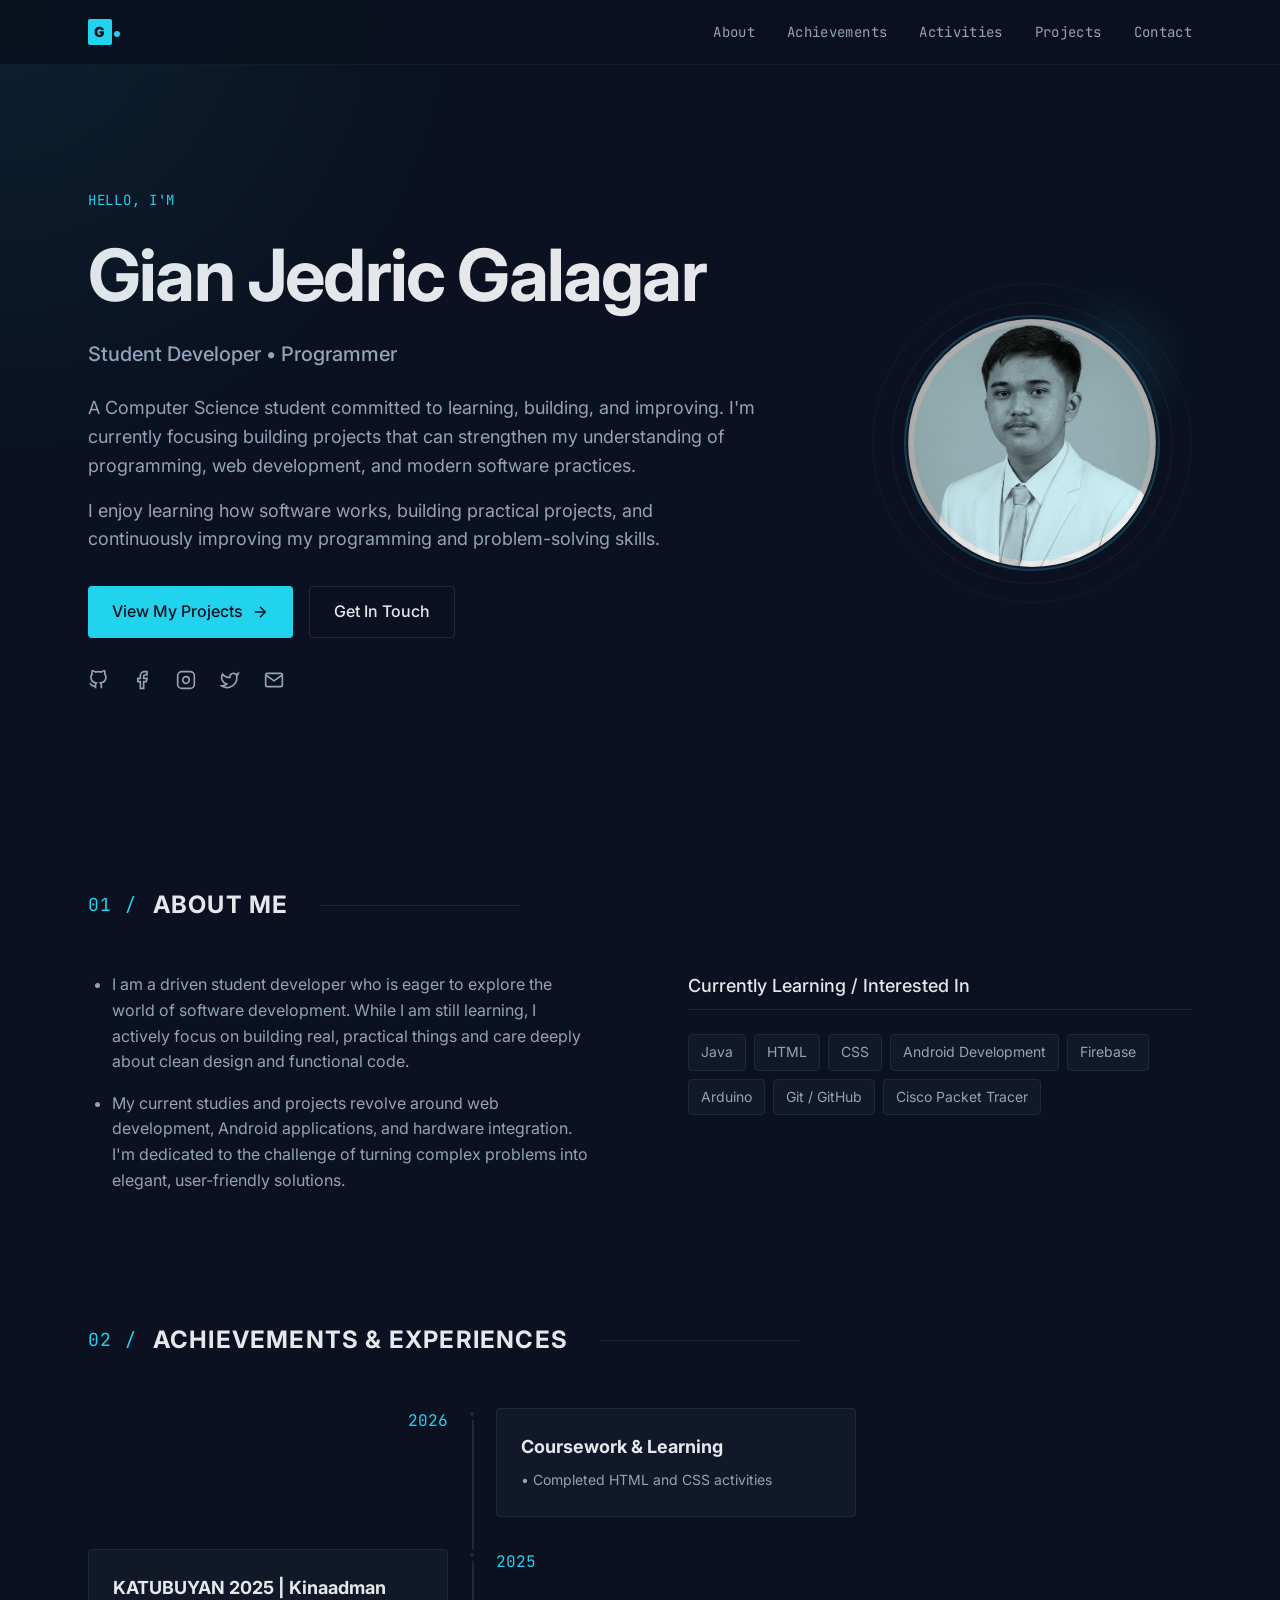
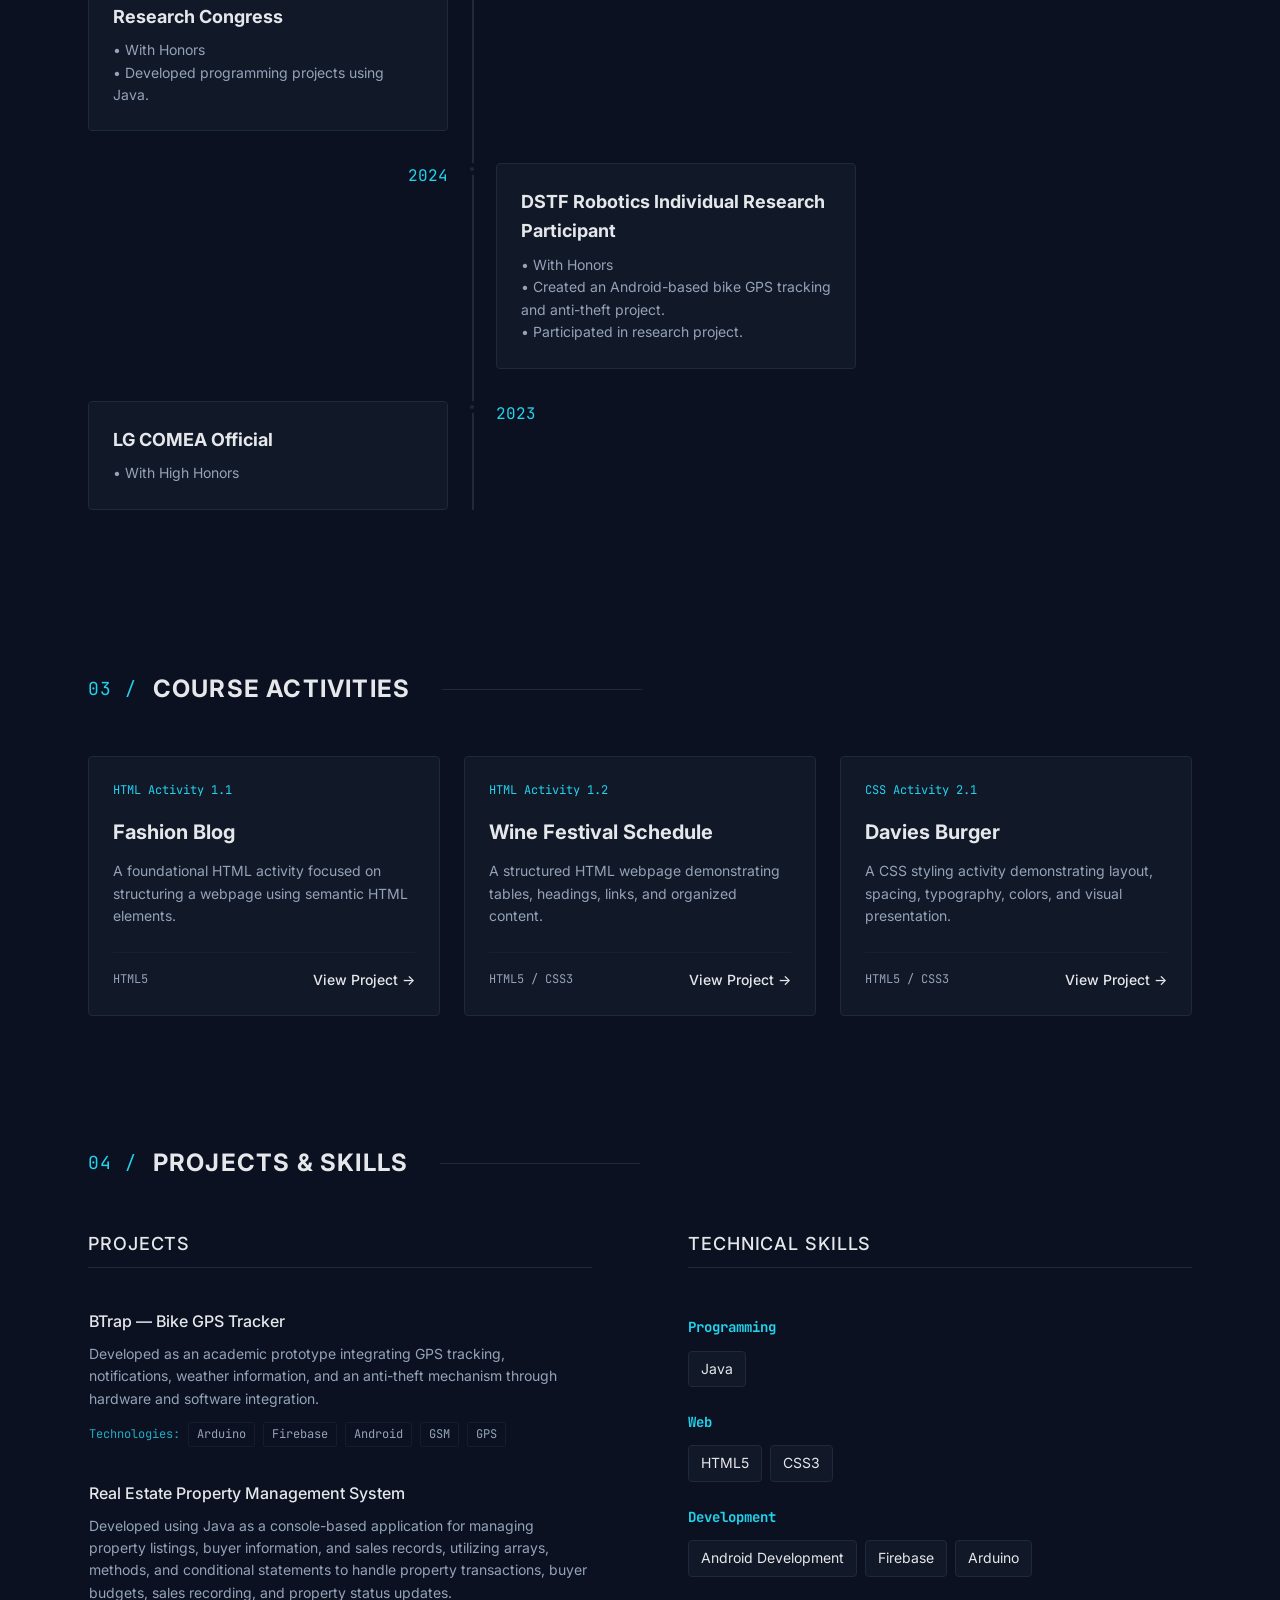
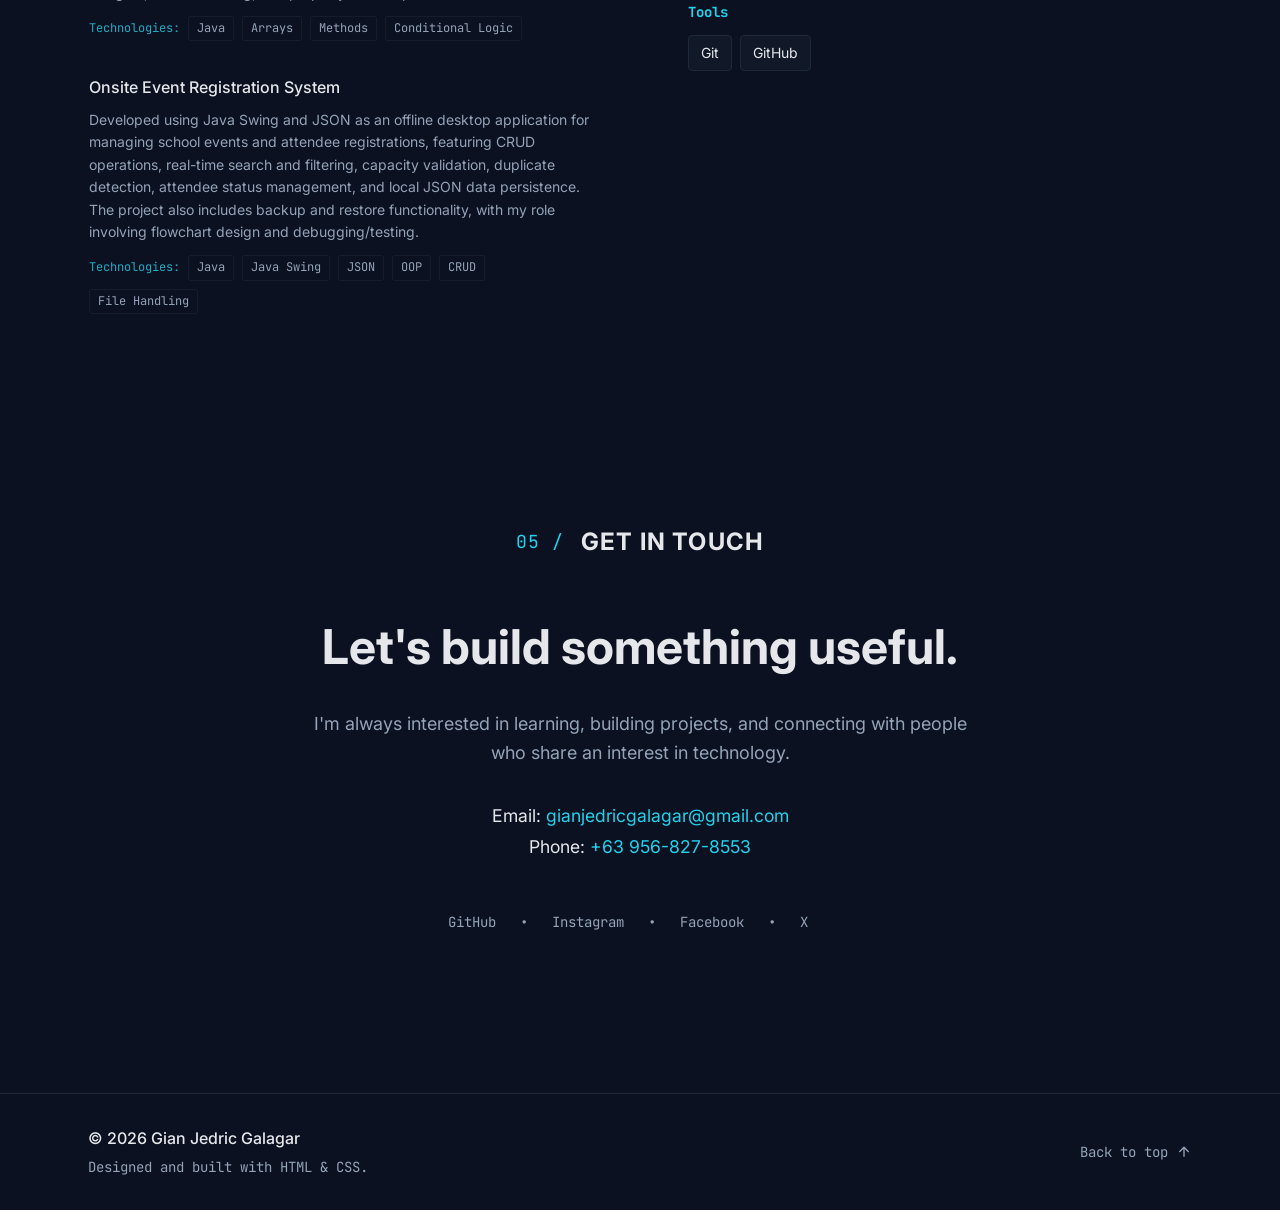
<file: index.html>
<!DOCTYPE html>
<html lang="en">
<head>
  <meta charset="UTF-8">
  <meta name="viewport" content="width=device-width, initial-scale=1.0">
  <title>Gian Jedric Galagar | Developer Portfolio</title>
  <link rel="preconnect" href="https://fonts.googleapis.com">
  <link rel="preconnect" href="https://fonts.gstatic.com" crossorigin>
  <link href="https://fonts.googleapis.com/css2?family=Inter:wght@400;500;600;700&family=JetBrains+Mono:wght@400;500&display=swap" rel="stylesheet">
  <link rel="stylesheet" href="style.css">
</head>
<body>

  <!-- Flashlight Effect -->
  <div id="flashlight"></div>

  <!-- Navigation -->
  <header class="navbar">
    <div class="container nav-container">
      <a href="#" class="logo">
        <span class="logo-g">G</span>
        <span class="logo-dot"></span>
      </a>
      
      <nav class="desktop-nav">
        <a href="#about">About</a>
        <a href="#achievements">Achievements</a>
        <a href="#activities">Activities</a>
        <a href="#projects">Projects</a>
        <a href="#contact">Contact</a>
      </nav>

      <button class="mobile-toggle" aria-label="Toggle Menu">
        <svg width="24" height="24" viewBox="0 0 24 24" fill="none" stroke="currentColor" stroke-width="2" stroke-linecap="round" stroke-linejoin="round"><line x1="4" y1="12" x2="20" y2="12"></line><line x1="4" y1="6" x2="20" y2="6"></line><line x1="4" y1="18" x2="20" y2="18"></line></svg>
      </button>
    </div>
  </header>

  <main class="container main-content">
    
    <!-- Hero Section -->
    <section id="hero" class="hero">
      <div class="hero-container">
        <div class="hero-content">
          <p class="accent-label">HELLO, I'M</p>
          <h1 class="hero-title">Gian Jedric Galagar</h1>
          <h2 class="hero-subtitle">Student Developer • Programmer</h2>
          
          <div class="hero-text">
            <p>A Computer Science student committed to learning, building, and improving. I'm currently focusing building projects that can strengthen my understanding of programming, web development, and modern software practices.</p>
            <p>I enjoy learning how software works, building practical projects, and continuously improving my programming and problem-solving skills.</p>
          </div>
          
          <div class="hero-actions">
            <a href="#projects" class="btn btn-primary">
              View My Projects
              <svg width="18" height="18" viewBox="0 0 24 24" fill="none" stroke="currentColor" stroke-width="2"><line x1="5" y1="12" x2="19" y2="12"></line><polyline points="12 5 19 12 12 19"></polyline></svg>
            </a>
            <a href="#contact" class="btn btn-secondary">Get In Touch</a>
          </div>

          <div class="social-links">
            <a href="https://github.com/gaarrrrr" target="_blank" aria-label="GitHub"><svg width="20" height="20" viewBox="0 0 24 24" fill="none" stroke="currentColor" stroke-width="2"><path d="M9 19c-5 1.5-5-2.5-7-3m14 6v-3.87a3.37 3.37 0 0 0-.94-2.61c3.14-.35 6.44-1.54 6.44-7A5.44 5.44 0 0 0 20 4.77 5.07 5.07 0 0 0 19.91 1S18.73.65 16 2.48a13.38 13.38 0 0 0-7 0C6.27.65 5.09 1 5.09 1A5.07 5.07 0 0 0 5 4.77a5.44 5.44 0 0 0-1.5 3.78c0 5.42 3.3 6.61 6.44 7A3.37 3.37 0 0 0 9 18.13V22"></path></svg></a>
            <a href="https://www.facebook.com/Gagar0817/" target="_blank" aria-label="Facebook"><svg width="20" height="20" viewBox="0 0 24 24" fill="none" stroke="currentColor" stroke-width="2"><path d="M18 2h-3a5 5 0 0 0-5 5v3H7v4h3v8h4v-8h3l1-4h-4V7a1 1 0 0 1 1-1h3z"></path></svg></a>
            <a href="https://www.instagram.com/gi.koipof/" target="_blank" aria-label="Instagram"><svg width="20" height="20" viewBox="0 0 24 24" fill="none" stroke="currentColor" stroke-width="2"><rect x="2" y="2" width="20" height="20" rx="5" ry="5"></rect><path d="M16 11.37A4 4 0 1 1 12.63 8 4 4 0 0 1 16 11.37z"></path><line x1="17.5" y1="6.5" x2="17.51" y2="6.5"></line></svg></a>
            <a href="https://x.com/gi_koipof" target="_blank" aria-label="X (Twitter)"><svg width="20" height="20" viewBox="0 0 24 24" fill="none" stroke="currentColor" stroke-width="2"><path d="M22 4s-.7 2.1-2 3.4c1.6 10-9.4 17.3-18 11.6 2.2.1 4.4-.6 6-2C3 15.5.5 9.6 3 5c2.2 2.6 5.6 4.1 9 4-.9-4.2 4-6.6 7-3.8 1.1 0 3-1.2 3-1.2z"></path></svg></a>
            <a href="#email" aria-label="Email"><svg width="20" height="20" viewBox="0 0 24 24" fill="none" stroke="currentColor" stroke-width="2"><path d="M4 4h16c1.1 0 2 .9 2 2v12c0 1.1-.9 2-2 2H4c-1.1 0-2-.9-2-2V6c0-1.1.9-2 2-2z"></path><polyline points="22,6 12,13 2,6"></polyline></svg></a>
          </div>
        </div>

        <div class="hero-image-wrapper">
          <div class="hero-image-ring"></div>
          <div class="hero-image-ring-outer"></div>
          <div class="hero-image-glow"></div>
          <div class="hero-image-container">
            <img src="https://gaarrrrr.github.io/Portfolio/Galagar-Picture.png" alt="Gian Jedric Galagar Portrait" class="hero-image">
            <div class="hero-image-tint"></div>
          </div>
        </div>
      </div>
    </section>


    <!-- About Me -->
    <section id="about" class="section">
      <div class="section-header">
        <h2><span class="section-num">01 /</span> ABOUT ME</h2>
        <div class="section-line"></div>
      </div>
      
      <div class="about-grid">
        <div class="about-text">
          <ul class="bullet-list">
            <li>I am a driven student developer who is eager to explore the world of software development. While I am still learning, I actively focus on building real, practical things and care deeply about clean design and functional code.</li>
            <li>My current studies and projects revolve around web development, Android applications, and hardware integration. I'm dedicated to the challenge of turning complex problems into elegant, user-friendly solutions.</li>
          </ul>
        </div>
        
        <div class="about-skills">
          <h3>Currently Learning / Interested In</h3>
          <div class="tags-container">
            <span class="tag">Java</span>
            <span class="tag">HTML</span>
            <span class="tag">CSS</span>
            <span class="tag">Android Development</span>
            <span class="tag">Firebase</span>
            <span class="tag">Arduino</span>
            <span class="tag">Git / GitHub</span>
            <span class="tag">Cisco Packet Tracer</span>
          </div>
        </div>
      </div>
    </section>

    <!-- Achievements & Experiences -->
    <section id="achievements" class="section">
      <div class="section-header">
        <h2><span class="section-num">02 /</span> ACHIEVEMENTS & EXPERIENCES</h2>
        <div class="section-line"></div>
      </div>

      <div class="timeline">
        <div class="timeline-item">
          <div class="timeline-year">2026</div>
          <div class="timeline-marker"></div>
          <div class="timeline-content">
            <span class="mobile-year">2026</span>
            <h3>Coursework & Learning</h3>
            <p>• Completed HTML and CSS activities</p>
          </div>
        </div>
        <div class="timeline-item">
          <div class="timeline-year">2025</div>
          <div class="timeline-marker"></div>
          <div class="timeline-content">
            <span class="mobile-year">2025</span>
            <h3>KATUBUYAN 2025 | Kinaadman Research Congress</h3>
            <p>• With Honors<br>• Developed programming projects using Java.</p>
          </div>
        </div>
        <div class="timeline-item">
          <div class="timeline-year">2024</div>
          <div class="timeline-marker"></div>
          <div class="timeline-content">
            <span class="mobile-year">2024</span>
            <h3>DSTF Robotics Individual Research Participant</h3>
            <p>• With Honors<br>• Created an Android-based bike GPS tracking and anti-theft project.<br>• Participated in research project.</p>
          </div>
        </div>
        <div class="timeline-item">
          <div class="timeline-year">2023</div>
          <div class="timeline-marker"></div>
          <div class="timeline-content">
            <span class="mobile-year">2023</span>
            <h3>LG COMEA Official</h3>
            <p>• With High Honors</p>
          </div>
        </div>
      </div>
    </section>

    <!-- Course Activities -->
    <section id="activities" class="section">
      <div class="section-header">
        <h2><span class="section-num">03 /</span> COURSE ACTIVITIES</h2>
        <div class="section-line"></div>
      </div>

      <div class="activities-grid">
        <a href="https://gaarrrrr.github.io/Prelim/Activity1.1/index.html" target="_blank" class="card activity-card">
          <div class="card-number">HTML Activity 1.1</div>
          <h3 class="card-title">Fashion Blog <svg width="18" height="18" viewBox="0 0 24 24" fill="none" stroke="currentColor" stroke-width="2"><line x1="7" y1="17" x2="17" y2="7"></line><polyline points="7 7 17 7 17 17"></polyline></svg></h3>
          <p class="card-desc">A foundational HTML activity focused on structuring a webpage using semantic HTML elements.</p>
          <div class="card-footer">
            <span class="tech-label">HTML5</span>
            <span class="view-link">View Project →</span>
          </div>
        </a>
        <a href="https://gaarrrrr.github.io/Activity1.1/Wine/" target="_blank" class="card activity-card">
          <div class="card-number">HTML Activity 1.2</div>
          <h3 class="card-title">Wine Festival Schedule <svg width="18" height="18" viewBox="0 0 24 24" fill="none" stroke="currentColor" stroke-width="2"><line x1="7" y1="17" x2="17" y2="7"></line><polyline points="7 7 17 7 17 17"></polyline></svg></h3>
          <p class="card-desc">A structured HTML webpage demonstrating tables, headings, links, and organized content.</p>
          <div class="card-footer">
            <span class="tech-label">HTML5 / CSS3</span>
            <span class="view-link">View Project →</span>
          </div>
        </a>
        <a href="https://gaarrrrr.github.io/Activity2.1/Davies-Burger/" target="_blank" class="card activity-card">
          <div class="card-number">CSS Activity 2.1</div>
          <h3 class="card-title">Davies Burger <svg width="18" height="18" viewBox="0 0 24 24" fill="none" stroke="currentColor" stroke-width="2"><line x1="7" y1="17" x2="17" y2="7"></line><polyline points="7 7 17 7 17 17"></polyline></svg></h3>
          <p class="card-desc">A CSS styling activity demonstrating layout, spacing, typography, colors, and visual presentation.</p>
          <div class="card-footer">
            <span class="tech-label">HTML5 / CSS3</span>
            <span class="view-link">View Project →</span>
          </div>
        </a>
      </div>
    </section>

    <!-- Projects & Skills -->
    <section id="projects" class="section">
      <div class="section-header">
        <h2><span class="section-num">04 /</span> PROJECTS & SKILLS</h2>
        <div class="section-line"></div>
      </div>

      <div class="split-section">
        
        <div class="other-works">
          <h3>PROJECTS</h3>
          
          <a href="https://ijrpr.com/uploads/V6ISSUE4/IJRPR41850.pdf" target="_blank" class="research-link block-card">
            <h4>BTrap — Bike GPS Tracker <svg width="16" height="16" viewBox="0 0 24 24" fill="none" stroke="currentColor" stroke-width="2"><line x1="7" y1="17" x2="17" y2="7"></line><polyline points="7 7 17 7 17 17"></polyline></svg></h4>
            <p class="card-desc" style="margin-top: 0.5rem; margin-bottom: 0.75rem; line-height: 1.6;">
              Developed as an academic prototype integrating GPS tracking, notifications, weather information, and an anti-theft mechanism through hardware and software integration.
            </p>
            <div class="tech-tags-inline" style="margin-left: 0;">
              <span class="tech-label-inline">Technologies:</span>
              <span class="tech-tag-sm">Arduino</span>
              <span class="tech-tag-sm">Firebase</span>
              <span class="tech-tag-sm">Android</span>
              <span class="tech-tag-sm">GSM</span>
              <span class="tech-tag-sm">GPS</span>
            </div>
          </a>

          <a href="https://gaarrrrr.github.io/Portfolio/Onsite%20Event%20Registration%20System%20Documentation.pdf" target="_blank" class="research-link block-card">
            <h4>Real Estate Property Management System <svg width="16" height="16" viewBox="0 0 24 24" fill="none" stroke="currentColor" stroke-width="2"><line x1="7" y1="17" x2="17" y2="7"></line><polyline points="7 7 17 7 17 17"></polyline></svg></h4>
            <p class="card-desc" style="margin-top: 0.5rem; margin-bottom: 0.75rem; line-height: 1.6;">
              Developed using Java as a console-based application for managing property listings, buyer information, and sales records, utilizing arrays, methods, and conditional statements to handle property transactions, buyer budgets, sales recording, and property status updates.
            </p>
            <div class="tech-tags-inline" style="margin-left: 0;">
              <span class="tech-label-inline">Technologies:</span>
              <span class="tech-tag-sm">Java</span>
              <span class="tech-tag-sm">Arrays</span>
              <span class="tech-tag-sm">Methods</span>
              <span class="tech-tag-sm">Conditional Logic</span>
            </div>
          </a>

          <a href="https://gaarrrrr.github.io/Portfolio/REAL%20ESTATE%20PROPERTY%20MANAGEMENT%20SYSTEM%20-%20Short%20Documentation.pdf" target="_blank" class="research-link block-card">
            <h4>Onsite Event Registration System <svg width="16" height="16" viewBox="0 0 24 24" fill="none" stroke="currentColor" stroke-width="2"><line x1="7" y1="17" x2="17" y2="7"></line><polyline points="7 7 17 7 17 17"></polyline></svg></h4>
            <p class="card-desc" style="margin-top: 0.5rem; margin-bottom: 0.75rem; line-height: 1.6;">
              Developed using Java Swing and JSON as an offline desktop application for managing school events and attendee registrations, featuring CRUD operations, real-time search and filtering, capacity validation, duplicate detection, attendee status management, and local JSON data persistence. The project also includes backup and restore functionality, with my role involving flowchart design and debugging/testing.
            </p>
            <div class="tech-tags-inline" style="margin-left: 0;">
              <span class="tech-label-inline">Technologies:</span>
              <span class="tech-tag-sm">Java</span>
              <span class="tech-tag-sm">Java Swing</span>
              <span class="tech-tag-sm">JSON</span>
              <span class="tech-tag-sm">OOP</span>
              <span class="tech-tag-sm">CRUD</span>
              <span class="tech-tag-sm">File Handling</span>
            </div>
          </a>
        </div>
        
        <div class="technical-skills">
          <h3 class="skills-heading">TECHNICAL SKILLS</h3>
          <div class="skill-category">
            <h4>Programming</h4>
            <div class="tags-container"><span class="tag">Java</span></div>
          </div>
          <div class="skill-category">
            <h4>Web</h4>
            <div class="tags-container"><span class="tag">HTML5</span><span class="tag">CSS3</span></div>
          </div>
          <div class="skill-category">
            <h4>Development</h4>
            <div class="tags-container"><span class="tag">Android Development</span><span class="tag">Firebase</span><span class="tag">Arduino</span></div>
          </div>
          <div class="skill-category">
            <h4>Tools</h4>
            <div class="tags-container"><span class="tag">Git</span><span class="tag">GitHub</span></div>
          </div>
        </div>
      </div>
    </section>

    <!-- Contact -->
    <section id="contact" class="section contact-section">
      <div class="section-header center">
        <h2><span class="section-num">05 /</span> GET IN TOUCH</h2>
      </div>
      <h2 class="contact-title">Let's build something useful.</h2>
      <p class="contact-desc">I'm always interested in learning, building projects, and connecting with people who share an interest in technology.</p>
      
      <div id="email" class="contact-details" style="margin: 20px 0; text-align: center; font-size: 1.1rem; line-height: 1.8;">
        <p>Email: <a style="color: var(--accent); text-decoration: none;">gianjedricgalagar@gmail.com</a></p>
        <p>Phone: <a style="color: var(--accent); text-decoration: none;">+63 956-827-8553</a></p>
      </div>
      
      <div class="contact-links">
        <a href="https://github.com/gaarrrrr" target="_blank">GitHub</a> <span>•</span>
        <a href="https://www.instagram.com/gi.koipof/" target="_blank">Instagram</a> <span>•</span>
        <a href="https://www.facebook.com/Gagar0817/" target="_blank">Facebook</a> <span>•</span>
        <a href="https://x.com/gi_koipof/" target="_blank">X</a> <span></span>
      </div>
    </section>
  </main>

  <footer class="footer">
    <div class="container footer-container">
      <div class="footer-copy">
        <p class="copy-primary">© 2026 Gian Jedric Galagar</p>
        <p class="copy-secondary">Designed and built with HTML & CSS.</p>
      </div>
      <a href="#" class="back-to-top">
        Back to top
        <svg width="16" height="16" viewBox="0 0 24 24" fill="none" stroke="currentColor" stroke-width="2"><line x1="7" y1="17" x2="17" y2="7"></line><polyline points="7 7 17 7 17 17"></polyline></svg>
      </a>
    </div>
  </footer>
  <script src="script.js" defer></script>
</body>
</html>
</file>
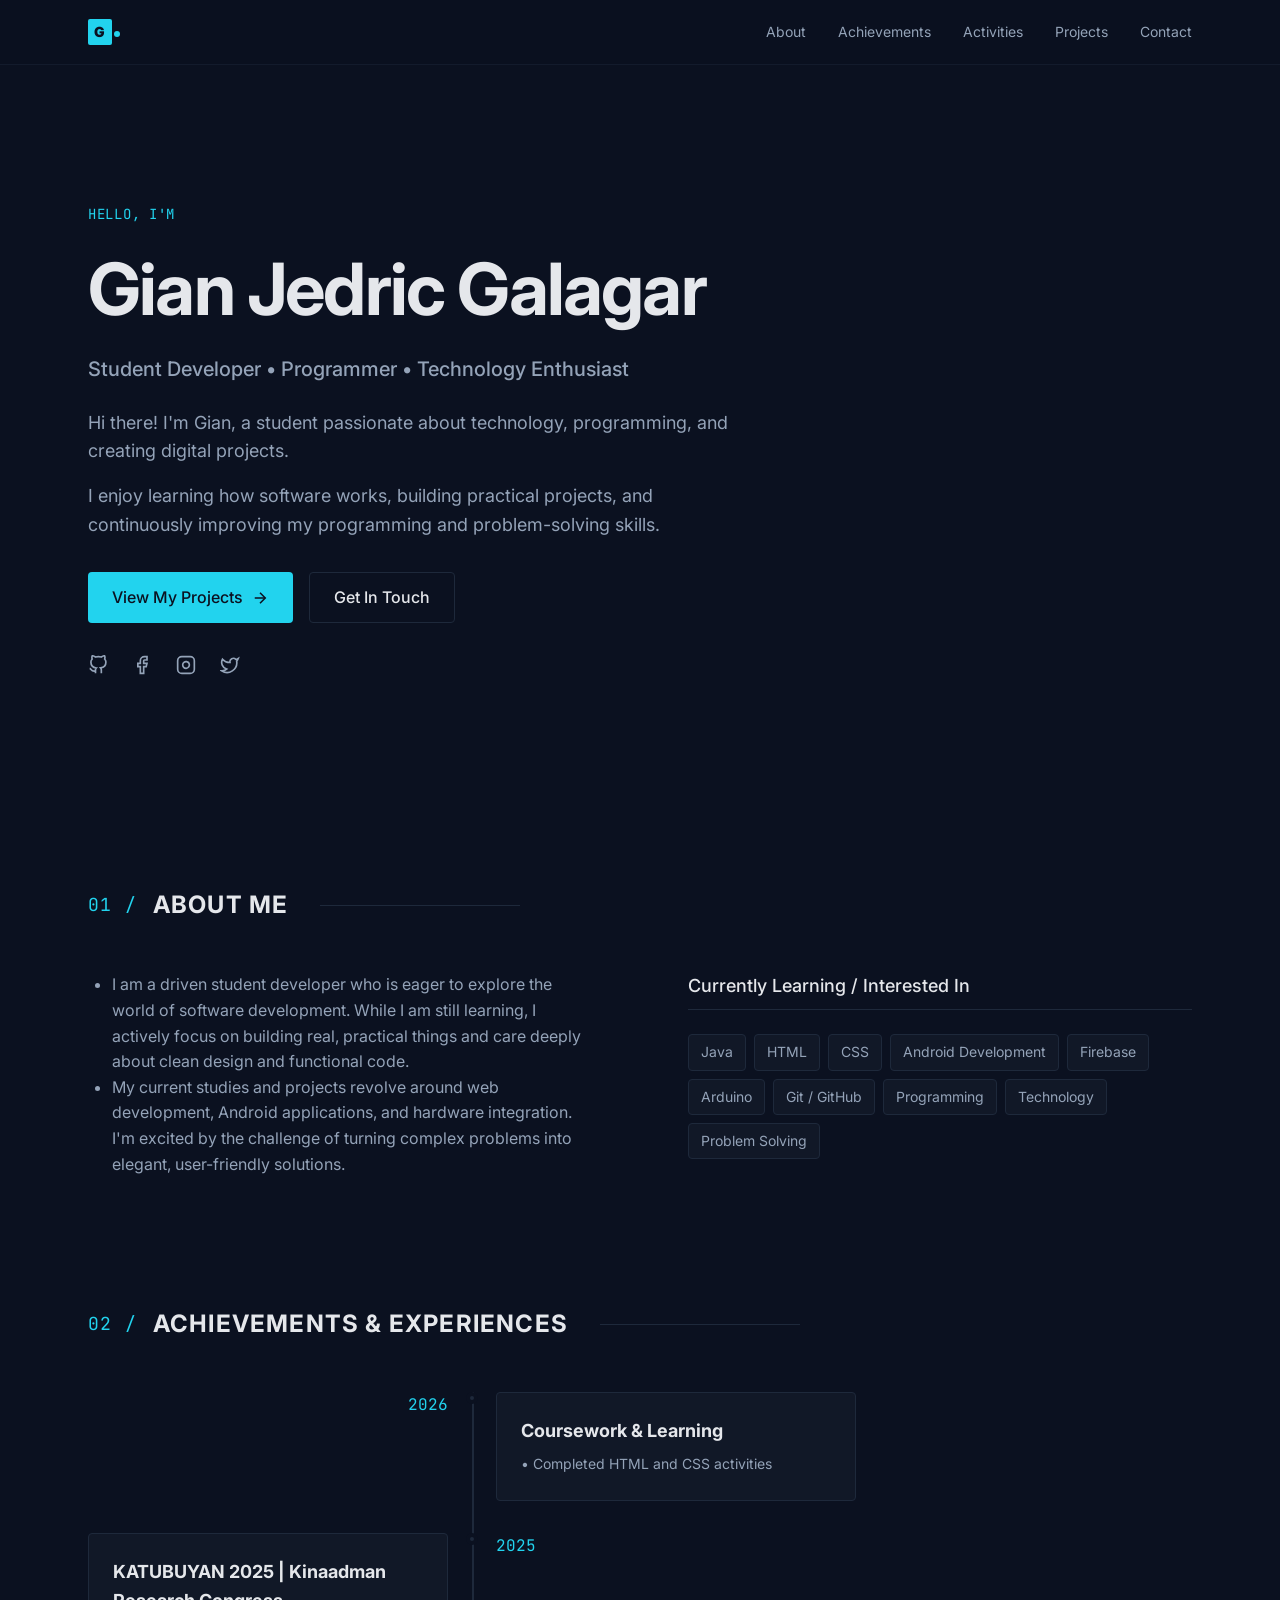
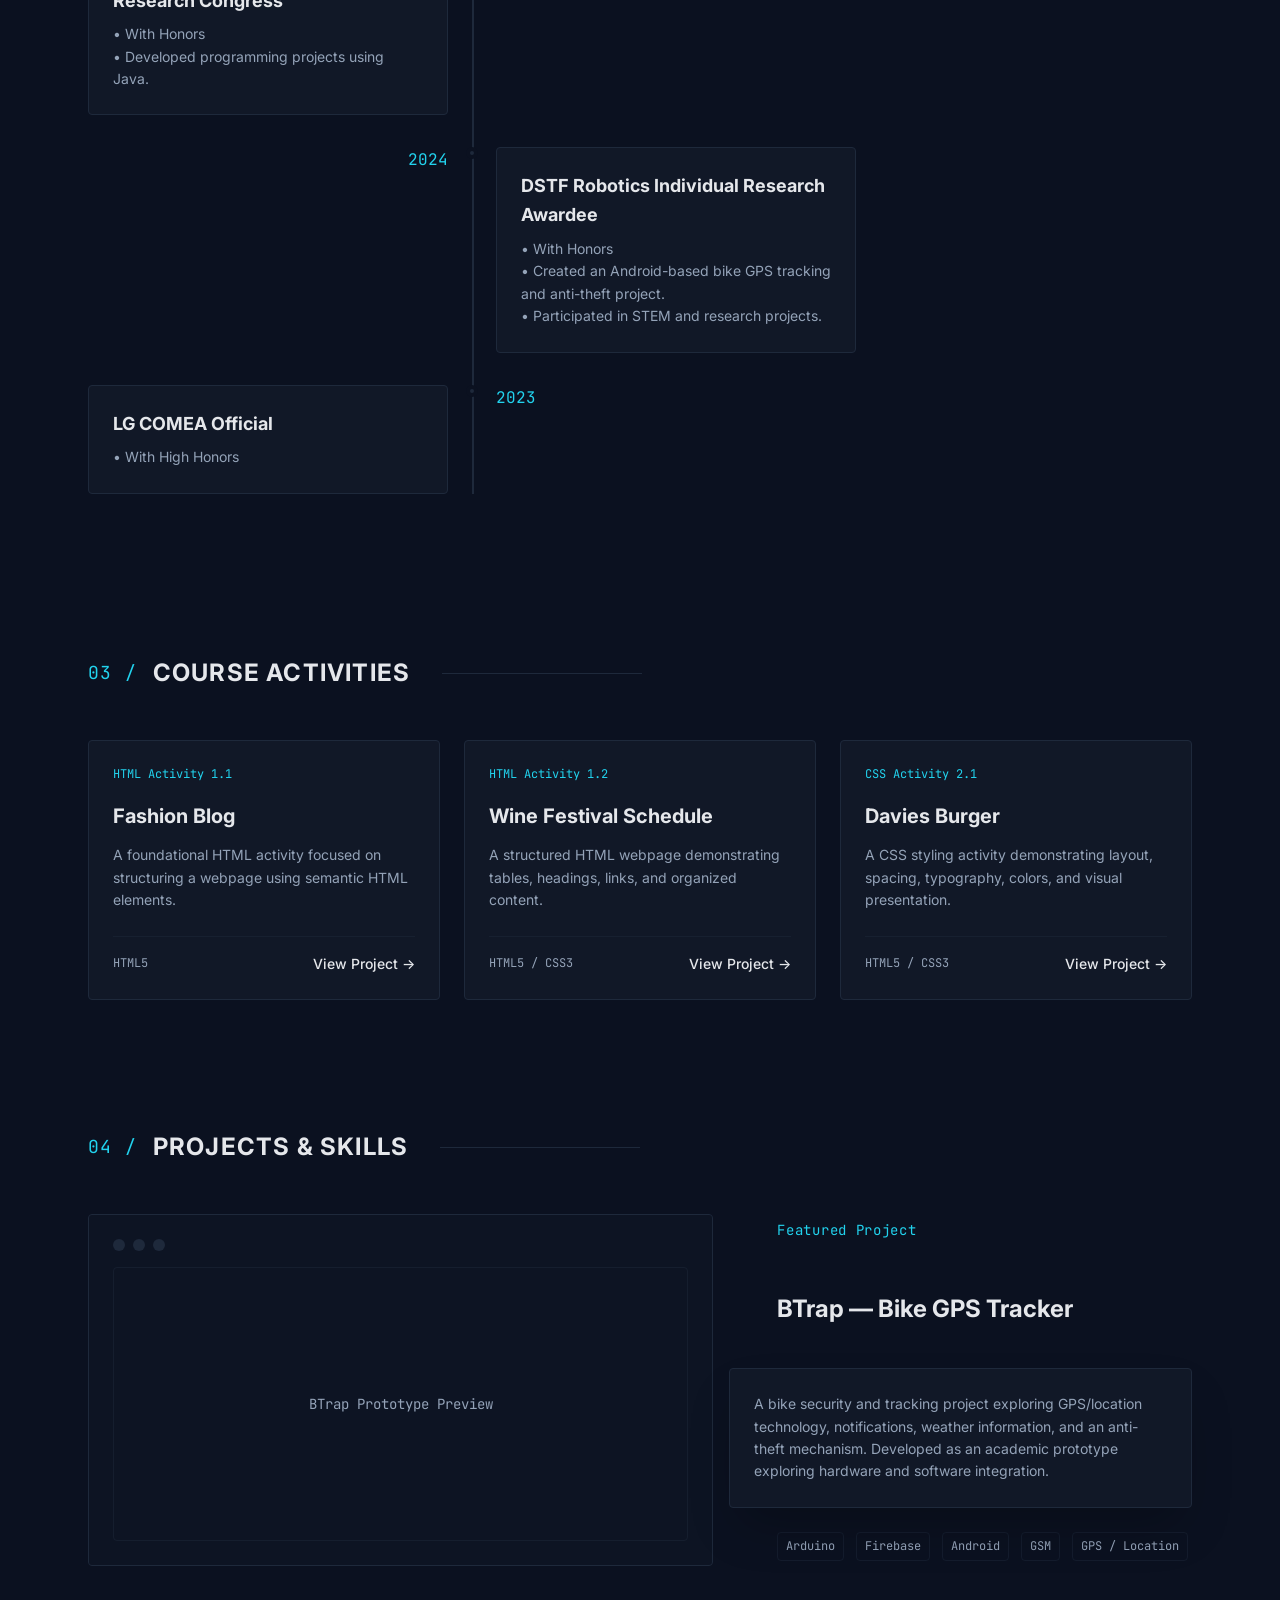
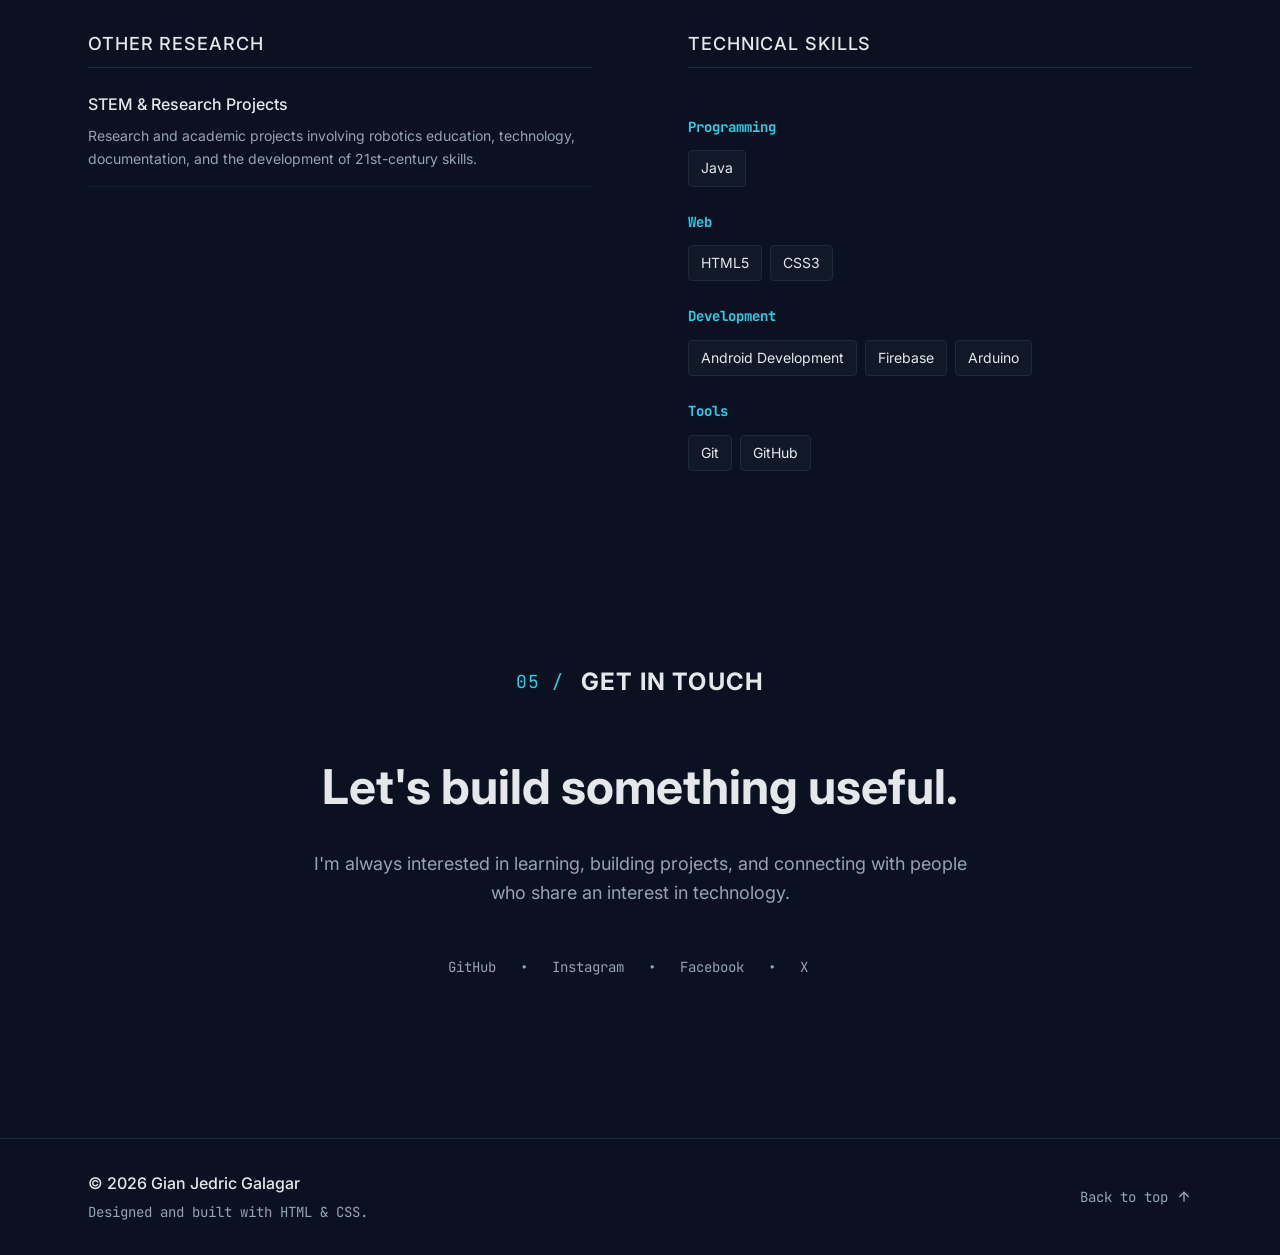
<file: Portfolio/index.html>
<!DOCTYPE html>
<html lang="en">
<head>
  <meta charset="UTF-8">
  <meta name="viewport" content="width=device-width, initial-scale=1.0">
  <title>Gian Jedric Galagar | Developer Portfolio</title>
  <link rel="preconnect" href="https://fonts.googleapis.com">
  <link rel="preconnect" href="https://fonts.gstatic.com" crossorigin>
  <link href="https://fonts.googleapis.com/css2?family=Inter:wght@400;500;600;700&family=JetBrains+Mono:wght@400;500&display=swap" rel="stylesheet">
  <link rel="stylesheet" href="style.css">
</head>
<body>

  <!-- Navigation -->
  <header class="navbar">
    <div class="container nav-container">
      <a href="#" class="logo">
        <span class="logo-g">G</span>
        <span class="logo-dot"></span>
      </a>
      
      <nav class="desktop-nav">
        <a href="#about">About</a>
        <a href="#achievements">Achievements</a>
        <a href="#activities">Activities</a>
        <a href="#projects">Projects</a>
        <a href="#contact">Contact</a>
      </nav>

      <button class="mobile-toggle" aria-label="Toggle Menu">
        <svg width="24" height="24" viewBox="0 0 24 24" fill="none" stroke="currentColor" stroke-width="2" stroke-linecap="round" stroke-linejoin="round"><line x1="4" y1="12" x2="20" y2="12"></line><line x1="4" y1="6" x2="20" y2="6"></line><line x1="4" y1="18" x2="20" y2="18"></line></svg>
      </button>
    </div>
  </header>

  <main class="container main-content">
    
    <!-- Hero Section -->
    <section id="hero" class="hero">
      <div class="hero-content">
        <p class="accent-label">HELLO, I'M</p>
        <h1 class="hero-title">Gian Jedric Galagar</h1>
        <h2 class="hero-subtitle">Student Developer • Programmer • Technology Enthusiast</h2>
        
        <div class="hero-text">
          <p>Hi there! I'm Gian, a student passionate about technology, programming, and creating digital projects.</p>
          <p>I enjoy learning how software works, building practical projects, and continuously improving my programming and problem-solving skills.</p>
        </div>
        
        <div class="hero-actions">
          <a href="#projects" class="btn btn-primary">
            View My Projects
            <svg width="18" height="18" viewBox="0 0 24 24" fill="none" stroke="currentColor" stroke-width="2"><line x1="5" y1="12" x2="19" y2="12"></line><polyline points="12 5 19 12 12 19"></polyline></svg>
          </a>
          <a href="#contact" class="btn btn-secondary">Get In Touch</a>
        </div>

        <div class="social-links">
          <a href="https://github.com/gaarrrrr" target="_blank" aria-label="GitHub"><svg width="20" height="20" viewBox="0 0 24 24" fill="none" stroke="currentColor" stroke-width="2"><path d="M9 19c-5 1.5-5-2.5-7-3m14 6v-3.87a3.37 3.37 0 0 0-.94-2.61c3.14-.35 6.44-1.54 6.44-7A5.44 5.44 0 0 0 20 4.77 5.07 5.07 0 0 0 19.91 1S18.73.65 16 2.48a13.38 13.38 0 0 0-7 0C6.27.65 5.09 1 5.09 1A5.07 5.07 0 0 0 5 4.77a5.44 5.44 0 0 0-1.5 3.78c0 5.42 3.3 6.61 6.44 7A3.37 3.37 0 0 0 9 18.13V22"></path></svg></a>
          <a href="https://www.facebook.com/Gagar0817/" target="_blank" aria-label="Facebook"><svg width="20" height="20" viewBox="0 0 24 24" fill="none" stroke="currentColor" stroke-width="2"><path d="M18 2h-3a5 5 0 0 0-5 5v3H7v4h3v8h4v-8h3l1-4h-4V7a1 1 0 0 1 1-1h3z"></path></svg></a>
          <a href="https://www.instagram.com/gi.koipof/" target="_blank" aria-label="Instagram"><svg width="20" height="20" viewBox="0 0 24 24" fill="none" stroke="currentColor" stroke-width="2"><rect x="2" y="2" width="20" height="20" rx="5" ry="5"></rect><path d="M16 11.37A4 4 0 1 1 12.63 8 4 4 0 0 1 16 11.37z"></path><line x1="17.5" y1="6.5" x2="17.51" y2="6.5"></line></svg></a>
          <a href="https://x.com/gi_koipof" target="_blank" aria-label="X (Twitter)"><svg width="20" height="20" viewBox="0 0 24 24" fill="none" stroke="currentColor" stroke-width="2"><path d="M22 4s-.7 2.1-2 3.4c1.6 10-9.4 17.3-18 11.6 2.2.1 4.4-.6 6-2C3 15.5.5 9.6 3 5c2.2 2.6 5.6 4.1 9 4-.9-4.2 4-6.6 7-3.8 1.1 0 3-1.2 3-1.2z"></path></svg></a>
        </div>
      </div>
    </section>

    <!-- About Me -->
    <section id="about" class="section">
      <div class="section-header">
        <h2><span class="section-num">01 /</span> ABOUT ME</h2>
        <div class="section-line"></div>
      </div>
      
      <div class="about-grid">
        <div class="about-text">
          <ul>
            <li>I am a driven student developer who is eager to explore the world of software development. While I am still learning, I actively focus on building real, practical things and care deeply about clean design and functional code.</li>
            <li>My current studies and projects revolve around web development, Android applications, and hardware integration. I'm excited by the challenge of turning complex problems into elegant, user-friendly solutions.</li>
          </ul>
        </div>
        
        <div class="about-skills">
          <h3>Currently Learning / Interested In</h3>
          <div class="tags-container">
            <span class="tag">Java</span>
            <span class="tag">HTML</span>
            <span class="tag">CSS</span>
            <span class="tag">Android Development</span>
            <span class="tag">Firebase</span>
            <span class="tag">Arduino</span>
            <span class="tag">Git / GitHub</span>
            <span class="tag">Programming</span>
            <span class="tag">Technology</span>
            <span class="tag">Problem Solving</span>
          </div>
        </div>
      </div>
    </section>

    <!-- Achievements & Experiences -->
    <section id="achievements" class="section">
      <div class="section-header">
        <h2><span class="section-num">02 /</span> ACHIEVEMENTS & EXPERIENCES</h2>
        <div class="section-line"></div>
      </div>

      <div class="timeline">
        <div class="timeline-item">
          <div class="timeline-year">2026</div>
          <div class="timeline-marker"></div>
          <div class="timeline-content">
            <span class="mobile-year">2026</span>
            <h3>Coursework & Learning</h3>
            <p>• Completed HTML and CSS activities</p>
          </div>
        </div>
        <div class="timeline-item">
          <div class="timeline-year">2025</div>
          <div class="timeline-marker"></div>
          <div class="timeline-content">
            <span class="mobile-year">2025</span>
            <h3>KATUBUYAN 2025 | Kinaadman Research Congress</h3>
            <p>• With Honors<br>• Developed programming projects using Java.</p>
          </div>
        </div>
        <div class="timeline-item">
          <div class="timeline-year">2024</div>
          <div class="timeline-marker"></div>
          <div class="timeline-content">
            <span class="mobile-year">2024</span>
            <h3>DSTF Robotics Individual Research Awardee</h3>
            <p>• With Honors<br>• Created an Android-based bike GPS tracking and anti-theft project.<br>• Participated in STEM and research projects.</p>
          </div>
        </div>
        <div class="timeline-item">
          <div class="timeline-year">2023</div>
          <div class="timeline-marker"></div>
          <div class="timeline-content">
            <span class="mobile-year">2023</span>
            <h3>LG COMEA Official</h3>
            <p>• With High Honors</p>
          </div>
        </div>
      </div>
    </section>

    <!-- Course Activities -->
    <section id="activities" class="section">
      <div class="section-header">
        <h2><span class="section-num">03 /</span> COURSE ACTIVITIES</h2>
        <div class="section-line"></div>
      </div>

      <div class="activities-grid">
        <a href="https://gaarrrrr.github.io/Prelim/Activity1.1/index.html" target="_blank" class="card activity-card">
          <div class="card-number">HTML Activity 1.1</div>
          <h3 class="card-title">Fashion Blog <svg width="18" height="18" viewBox="0 0 24 24" fill="none" stroke="currentColor" stroke-width="2"><line x1="7" y1="17" x2="17" y2="7"></line><polyline points="7 7 17 7 17 17"></polyline></svg></h3>
          <p class="card-desc">A foundational HTML activity focused on structuring a webpage using semantic HTML elements.</p>
          <div class="card-footer">
            <span class="tech-label">HTML5</span>
            <span class="view-link">View Project →</span>
          </div>
        </a>
        <a href="https://gaarrrrr.github.io/Activity1.1/Wine/" target="_blank" class="card activity-card">
          <div class="card-number">HTML Activity 1.2</div>
          <h3 class="card-title">Wine Festival Schedule <svg width="18" height="18" viewBox="0 0 24 24" fill="none" stroke="currentColor" stroke-width="2"><line x1="7" y1="17" x2="17" y2="7"></line><polyline points="7 7 17 7 17 17"></polyline></svg></h3>
          <p class="card-desc">A structured HTML webpage demonstrating tables, headings, links, and organized content.</p>
          <div class="card-footer">
            <span class="tech-label">HTML5 / CSS3</span>
            <span class="view-link">View Project →</span>
          </div>
        </a>
        <a href="https://gaarrrrr.github.io/Activity2.1/Davies-Burger/" target="_blank" class="card activity-card">
          <div class="card-number">CSS Activity 2.1</div>
          <h3 class="card-title">Davies Burger <svg width="18" height="18" viewBox="0 0 24 24" fill="none" stroke="currentColor" stroke-width="2"><line x1="7" y1="17" x2="17" y2="7"></line><polyline points="7 7 17 7 17 17"></polyline></svg></h3>
          <p class="card-desc">A CSS styling activity demonstrating layout, spacing, typography, colors, and visual presentation.</p>
          <div class="card-footer">
            <span class="tech-label">HTML5 / CSS3</span>
            <span class="view-link">View Project →</span>
          </div>
        </a>
      </div>
    </section>

    <!-- Projects & Skills -->
    <section id="projects" class="section">
      <div class="section-header">
        <h2><span class="section-num">04 /</span> PROJECTS & SKILLS</h2>
        <div class="section-line"></div>
      </div>

      <div class="featured-project">
        <div class="featured-preview">
          <div class="wireframe">
            <div class="dots"><div class="dot"></div><div class="dot"></div><div class="dot"></div></div>
            <div class="wireframe-content">BTrap Prototype Preview</div>
          </div>
        </div>
        <div class="featured-info">
          <p class="accent-label">Featured Project</p>
          <h3 class="featured-title">BTrap — Bike GPS Tracker</h3>
          <div class="featured-desc">
            <p>A bike security and tracking project exploring GPS/location technology, notifications, weather information, and an anti-theft mechanism. Developed as an academic prototype exploring hardware and software integration.</p>
          </div>
          <div class="tech-tags">
            <span class="tech-tag">Arduino</span>
            <span class="tech-tag">Firebase</span>
            <span class="tech-tag">Android</span>
            <span class="tech-tag">GSM</span>
            <span class="tech-tag">GPS / Location</span>
          </div>
        </div>
      </div>

      <div class="split-section">
        <div class="other-research">
          <h3>Other Research</h3>
          <a href="#" class="research-link">
            <h4>STEM & Research Projects <svg width="16" height="16" viewBox="0 0 24 24" fill="none" stroke="currentColor" stroke-width="2"><line x1="7" y1="17" x2="17" y2="7"></line><polyline points="7 7 17 7 17 17"></polyline></svg></h4>
            <p>Research and academic projects involving robotics education, technology, documentation, and the development of 21st-century skills.</p>
          </a>
        </div>
        
        <div class="technical-skills">
          <h3 class="skills-heading">TECHNICAL SKILLS</h3>
          <div class="skill-category">
            <h4>Programming</h4>
            <div class="tags-container"><span class="tag">Java</span></div>
          </div>
          <div class="skill-category">
            <h4>Web</h4>
            <div class="tags-container"><span class="tag">HTML5</span><span class="tag">CSS3</span></div>
          </div>
          <div class="skill-category">
            <h4>Development</h4>
            <div class="tags-container"><span class="tag">Android Development</span><span class="tag">Firebase</span><span class="tag">Arduino</span></div>
          </div>
          <div class="skill-category">
            <h4>Tools</h4>
            <div class="tags-container"><span class="tag">Git</span><span class="tag">GitHub</span></div>
          </div>
        </div>
      </div>
    </section>

    <!-- Contact -->
    <section id="contact" class="section contact-section">
      <div class="section-header center">
        <h2><span class="section-num">05 /</span> GET IN TOUCH</h2>
      </div>
      <h2 class="contact-title">Let's build something useful.</h2>
      <p class="contact-desc">I'm always interested in learning, building projects, and connecting with people who share an interest in technology.</p>
      
      
      <div class="contact-links">
        <a href="https://github.com/gaarrrrr">GitHub</a> <span>•</span>
        <a href="https://www.instagram.com/gi.koipof/">Instagram</a> <span>•</span>
        <a href="https://www.facebook.com/Gagar0817/">Facebook</a> <span>•</span>
        <a href="https://x.com/gi_koipof/">X</a> <span></span>
      </div>
    </section>
  </main>

  <footer class="footer">
    <div class="container footer-container">
      <div class="footer-copy">
        <p class="copy-primary">© 2026 Gian Jedric Galagar</p>
        <p class="copy-secondary">Designed and built with HTML & CSS.</p>
      </div>
      <a href="#" class="back-to-top">
        Back to top
        <svg width="16" height="16" viewBox="0 0 24 24" fill="none" stroke="currentColor" stroke-width="2"><line x1="7" y1="17" x2="17" y2="7"></line><polyline points="7 7 17 7 17 17"></polyline></svg>
      </a>
    </div>
  </footer>

</body>
</html>
</file>
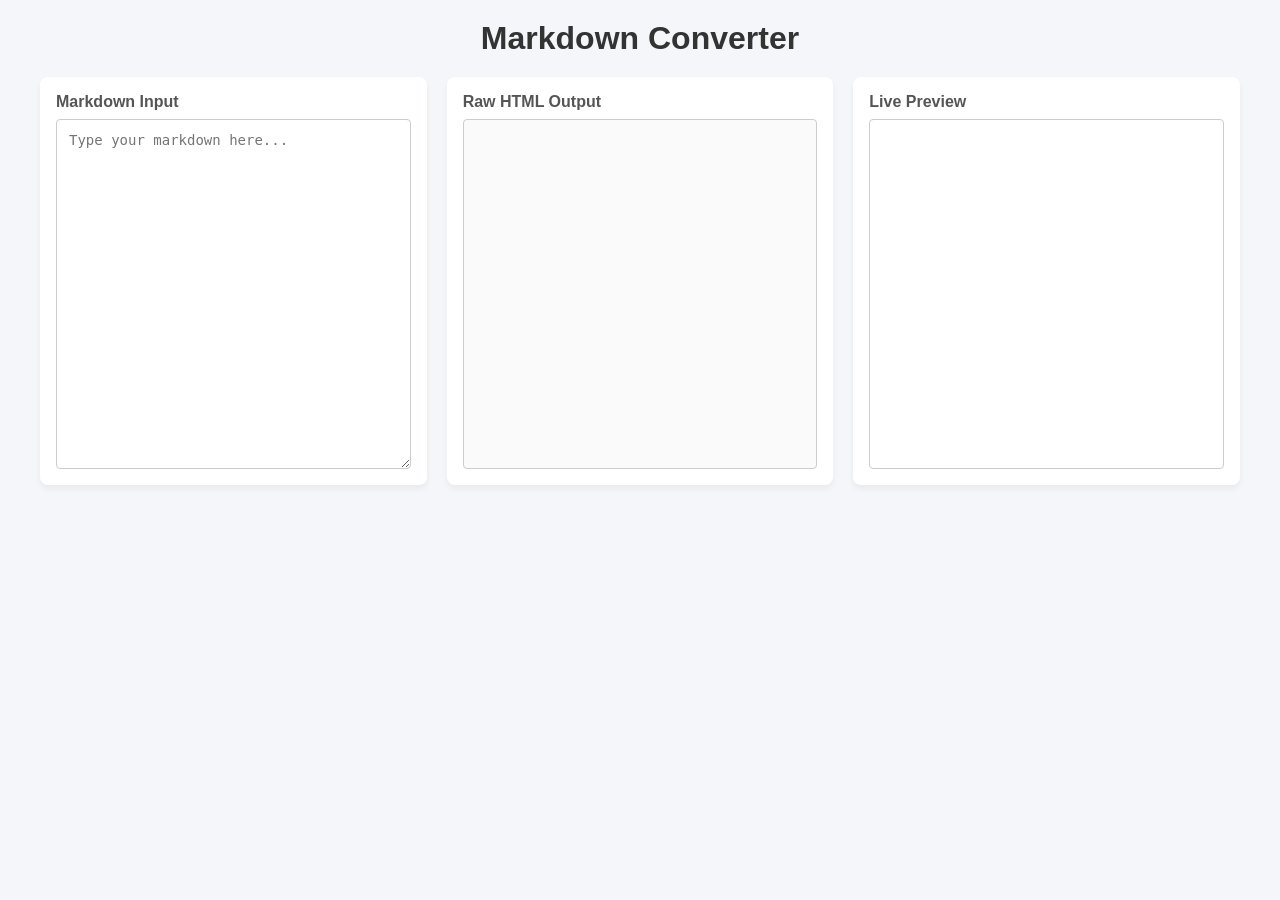
<file: MidtermActivities/TLA5/index.html>
<!DOCTYPE html>
<html lang="en">
<head>
  <meta charset="UTF-8" />
  <meta name="viewport" content="width=device-width, initial-scale=1.0"/>
  <title>Markdown to HTML Converter</title>
  <link rel="stylesheet" href="styles.css" />
</head>
<body>
  <div class="container">
    <h1>Markdown Converter</h1>
    
    <div class="editor-grid">

      <div class="panel">
        <label for="markdown-input">Markdown Input</label>
        <textarea id="markdown-input" placeholder="Type your markdown here..."></textarea>
      </div>

      <div class="panel">
        <label for="html-output">Raw HTML Output</label>
        <div id="html-output"></div>
      </div>

      <div class="panel">
        <label>Live Preview</label>
        <div id="preview"></div>
      </div>
    </div>
  </div>

  <script src="script.js"></script>
</body>
</html>
</file>
<file: style.css>
/* CSS Custom Properties (Variables) */
:root {
  --bg: #0B1120;
  --fg: #E5E7EB;
  --card: #111827;
  --muted: #111827;
  --muted-fg: #94A3B8;
  --accent: #22D3EE;
  --accent-hover: #38BDF8;
  --border: #1E293B;
  
  --font-sans: 'Inter', system-ui, -apple-system, sans-serif;
  --font-mono: 'JetBrains Mono', ui-monospace, monospace;
}

/* Reset & Base Styles */
* {
  margin: 0;
  padding: 0;
  box-sizing: border-box;
}

html {
  scroll-behavior: smooth;
}

body {
  background-color: var(--bg);
  color: var(--fg);
  font-family: var(--font-sans);
  line-height: 1.6;
  -webkit-font-smoothing: antialiased;
  position: relative;
}

/* Flashlight effect overlay */
#flashlight {
  pointer-events: none;
  position: fixed;
  top: 0;
  right: 0;
  bottom: 0;
  left: 0;
  z-index: 30;
  transition: opacity 0.3s ease;
  background: radial-gradient(600px circle at 0px 0px, rgba(34, 211, 238, 0.08), transparent 80%);
}

a {
  text-decoration: none;
  color: inherit;
  transition: all 0.2s ease;
}

.bullet-list {
  list-style-type: disc;
  margin-left: 1.5rem;
  display: flex;
  flex-direction: column;
  gap: 1rem;
}

.bullet-list-small {
  list-style-type: disc;
  margin-left: 1rem;
  font-size: 0.875rem;
  color: var(--muted-fg);
  margin-top: 0.5rem;
  margin-bottom: 0.75rem;
  display: flex;
  flex-direction: column;
  gap: 0.25rem;
}

/* Layout Container */
.container {
  max-width: 1152px; /* ~72rem */
  margin: 0 auto;
  padding: 0 1.5rem;
}

/* Navigation */
.navbar {
  position: fixed;
  top: 0;
  width: 100%;
  z-index: 50;
  background-color: rgba(11, 17, 32, 0.9);
  backdrop-filter: blur(4px);
  border-bottom: 1px solid rgba(30, 41, 59, 0.5);
}

.nav-container {
  height: 4rem;
  display: flex;
  align-items: center;
  justify-content: space-between;
}

.logo {
  display: flex;
  align-items: baseline;
  gap: 2px;
}

.logo-g {
  background-color: var(--accent);
  color: var(--bg);
  padding: 2px 6px;
  border-radius: 2px;
  font-weight: 900;
  font-size: 0.875rem;
  text-transform: uppercase;
  letter-spacing: 0.05em;
  transition: transform 0.2s;
}

.logo:hover .logo-g {
  transform: rotate(-6deg);
}

.logo-dot {
  width: 6px;
  height: 6px;
  background-color: var(--accent);
  border-radius: 50%;
  margin-bottom: 4px;
}

.desktop-nav {
  display: none;
  gap: 2rem;
}

.desktop-nav a {
  font-family: var(--font-mono);
  font-size: 0.875rem;
  letter-spacing: 0.025em;
  color: var(--muted-fg);
}

.desktop-nav a:hover {
  color: var(--accent);
}

.mobile-toggle {
  background: none;
  border: none;
  color: var(--muted-fg);
  cursor: pointer;
  display: block;
}

/* Main Content Spacing */
.main-content {
  padding-top: 8rem;
  padding-bottom: 6rem;
  display: flex;
  flex-direction: column;
  gap: 8rem;
}

/* Typography */
.accent-label {
  color: var(--accent);
  font-family: var(--font-mono);
  font-size: 0.875rem;
  letter-spacing: 0.05em;
  margin-bottom: 1.5rem;
}

/* Hero Section */
.hero {
  min-height: 70vh;
  display: flex;
  flex-direction: column;
  justify-content: center;
}

.hero-container {
  display: flex;
  flex-direction: column;
  gap: 3rem;
  align-items: center;
}

.hero-content {
  max-width: 48rem;
  flex: 1;
}

/* Hero Image */
.hero-image-wrapper {
  position: relative;
  flex-shrink: 0;
  order: -1;
  width: 12rem;
  height: 12rem;
}

.hero-image-container {
  width: 100%;
  height: 100%;
  border-radius: 50%;
  overflow: hidden;
  border: 2px solid rgba(34, 211, 238, 0.2);
  background-color: var(--card);
  position: relative;
  z-index: 10;
  padding: 0.5rem;
}

.hero-image {
  width: 100%;
  height: 100%;
  object-fit: cover;
  border-radius: 50%;
  filter: grayscale(100%);
  transform: scale(1.05);
  transition: filter 0.5s ease, transform 0.5s ease;
}

.hero-image-wrapper:hover .hero-image {
  filter: grayscale(0%);
  transform: scale(1);
}

.hero-image-tint {
  position: absolute;
  top: 0.5rem;
  right: 0.5rem;
  bottom: 0.5rem;
  left: 0.5rem;
  border-radius: 50%;
  background-color: rgba(34, 211, 238, 0.2);
  mix-blend-mode: multiply;
  transition: opacity 0.5s ease;
  pointer-events: none;
}

.hero-image-wrapper:hover .hero-image-tint {
  opacity: 0;
}

.hero-image-ring {
  position: absolute;
  top: 50%;
  left: 50%;
  transform: translate(-50%, -50%) scale(1.1);
  width: 100%;
  height: 100%;
  border-radius: 50%;
  border: 1px solid rgba(30, 41, 59, 0.5);
  z-index: 1;
}

.hero-image-ring-outer {
  position: absolute;
  top: 50%;
  left: 50%;
  transform: translate(-50%, -50%) scale(1.25);
  width: 100%;
  height: 100%;
  border-radius: 50%;
  border: 1px solid rgba(30, 41, 59, 0.3);
  z-index: 1;
}

.hero-image-glow {
  position: absolute;
  top: 0;
  right: 0;
  width: 6rem;
  height: 6rem;
  background-color: rgba(34, 211, 238, 0.1);
  border-radius: 50%;
  filter: blur(24px);
  z-index: 1;
}

.hero-title {
  font-size: 3rem;
  font-weight: 700;
  line-height: 1.1;
  letter-spacing: -0.025em;
  margin-bottom: 1.5rem;
}

.hero-subtitle {
  font-size: 1.25rem;
  color: var(--muted-fg);
  font-weight: 500;
  margin-bottom: 1.5rem;
}

.hero-text {
  color: var(--muted-fg);
  font-size: 1.125rem;
  max-width: 42rem;
  margin-bottom: 2rem;
}

.hero-text p {
  margin-bottom: 1rem;
}

/* Buttons */
.hero-actions {
  display: flex;
  flex-wrap: wrap;
  gap: 1rem;
  margin-bottom: 2rem;
}

.btn {
  display: inline-flex;
  align-items: center;
  gap: 0.5rem;
  padding: 0.75rem 1.5rem;
  border-radius: 0.25rem;
  font-weight: 500;
  font-size: 1rem;
  cursor: pointer;
}

.btn-primary {
  background-color: var(--accent);
  color: var(--bg);
}

.btn-primary:hover {
  background-color: var(--accent-hover);
}

.btn-secondary {
  background-color: transparent;
  color: var(--fg);
  border: 1px solid var(--border);
}

.btn-secondary:hover {
  border-color: var(--accent);
  color: var(--accent);
}

.social-links {
  display: flex;
  gap: 1.5rem;
  color: var(--muted-fg);
}

.social-links a:hover {
  color: var(--accent);
}

/* Sections */
.section {
  scroll-margin-top: 6rem;
}

.section-header {
  display: flex;
  align-items: center;
  gap: 1rem;
  margin-bottom: 3rem;
}

.section-header h2 {
  font-size: 1.5rem;
  font-weight: 700;
  text-transform: uppercase;
  letter-spacing: 0.05em;
  display: flex;
  align-items: center;
  gap: 1rem;
}

.section-num {
  font-family: var(--font-mono);
  color: var(--accent);
  font-size: 1.125rem;
  font-weight: 400;
}

.section-line {
  flex-grow: 1;
  height: 1px;
  background-color: var(--border);
  max-width: 200px;
  margin-left: 1rem;
}

.section-header.center {
  justify-content: center;
}

/* About Grid */
.about-grid {
  display: grid;
  gap: 3rem;
}

.about-text {
  color: var(--muted-fg);
}

.about-skills h3 {
  font-size: 1.125rem;
  font-weight: 500;
  border-bottom: 1px solid var(--border);
  padding-bottom: 0.5rem;
  margin-bottom: 1.5rem;
}

.tags-container {
  display: flex;
  flex-wrap: wrap;
  gap: 0.5rem;
}

.tag {
  padding: 0.375rem 0.75rem;
  font-size: 0.875rem;
  background-color: var(--card);
  border: 1px solid var(--border);
  border-radius: 0.25rem;
  color: var(--muted-fg);
}

/* Timeline */
.timeline {
  max-width: 48rem;
  position: relative;
}

.timeline::before {
  content: '';
  position: absolute;
  top: 0;
  bottom: 0;
  left: 1.25rem;
  width: 2px;
  background-color: var(--border);
}

.timeline-item {
  position: relative;
  display: flex;
  flex-direction: column;
  gap: 1.5rem;
  margin-bottom: 2rem;
}

.timeline-year {
  display: none;
  font-family: var(--font-mono);
  color: var(--accent);
  width: calc(50% - 1.5rem);
  text-align: right;
}

.mobile-year {
  display: block;
  font-family: var(--font-mono);
  color: var(--accent);
  font-size: 0.875rem;
  margin-bottom: 0.5rem;
}

.timeline-marker {
  position: absolute;
  left: 1.25rem;
  transform: translateX(-50%);
  width: 12px;
  height: 12px;
  background-color: var(--border);
  border: 4px solid var(--bg);
  border-radius: 50%;
  transition: background-color 0.2s;
  z-index: 10;
}

.timeline-item:hover .timeline-marker {
  background-color: var(--accent);
}

.timeline-content {
  margin-left: 3rem;
  background-color: var(--card);
  border: 1px solid var(--border);
  border-radius: 0.25rem;
  padding: 1.5rem;
  transition: border-color 0.2s;
}

.timeline-item:hover .timeline-content {
  border-color: rgba(34, 211, 238, 0.5); /* Accent color with opacity */
}

.timeline-content h3 {
  font-size: 1.125rem;
  margin-bottom: 0.5rem;
}

.timeline-content p {
  color: var(--muted-fg);
  font-size: 0.875rem;
  line-height: 1.6;
}

/* Cards Grid */
.activities-grid {
  display: grid;
  gap: 1.5rem;
}

.card {
  display: flex;
  flex-direction: column;
  background-color: var(--card);
  border: 1px solid var(--border);
  padding: 1.5rem;
  border-radius: 0.25rem;
}

.card:hover {
  border-color: var(--accent);
}

.card-number {
  font-family: var(--font-mono);
  color: var(--accent);
  font-size: 0.75rem;
  margin-bottom: 1rem;
}

.card-title {
  font-size: 1.25rem;
  margin-bottom: 0.75rem;
  display: flex;
  align-items: center;
  gap: 0.5rem;
}

.card-title svg {
  opacity: 0;
  transform: translate(-8px, 8px);
  transition: all 0.2s;
}

.card:hover .card-title {
  color: var(--accent);
}

.card:hover .card-title svg {
  opacity: 1;
  transform: translate(0, 0);
}

.card-desc {
  color: var(--muted-fg);
  font-size: 0.875rem;
  margin-bottom: 1.5rem;
  flex-grow: 1;
}

.card-footer {
  border-top: 1px solid rgba(30, 41, 59, 0.5);
  padding-top: 1rem;
  display: flex;
  justify-content: space-between;
  align-items: center;
}

.tech-label {
  font-family: var(--font-mono);
  font-size: 0.75rem;
  color: var(--muted-fg);
}

.view-link {
  font-size: 0.875rem;
  font-weight: 500;
}

.card:hover .view-link {
  color: var(--accent);
}

/* Split Section (Other Works / Skills) */
.split-section {
  display: grid;
  gap: 3rem;
}

.other-works h3, .skills-heading {
  font-size: 1.125rem;
  font-weight: 500;
  border-bottom: 1px solid var(--border);
  padding-bottom: 0.5rem;
  margin-bottom: 1.5rem;
  text-transform: uppercase;
  letter-spacing: 0.05em;
}

/* Other Works Links (Block Cards) */
.block-card {
  display: block;
  border: 1px solid transparent;
  padding: 1rem;
  margin: 0 -1rem;
  border-radius: 0.5rem;
  transition: all 0.2s ease;
}

.block-card:hover {
  background-color: rgba(17, 24, 39, 0.5);
  border-color: rgba(30, 41, 59, 0.5);
}

.block-card h4 {
  font-weight: 500;
  display: flex;
  align-items: center;
  gap: 0.5rem;
}

.block-card svg {
  opacity: 0;
  transform: translate(-8px, 8px);
  transition: all 0.2s ease;
}

.block-card:hover h4 {
  color: var(--accent);
}

.block-card:hover svg {
  opacity: 1;
  transform: translate(0, 0);
}

.tech-tags-inline {
  display: flex;
  flex-wrap: wrap;
  align-items: center;
  gap: 0.5rem;
  margin-top: 0.75rem;
  margin-left: 1rem;
  font-family: var(--font-mono);
  font-size: 0.75rem;
  color: var(--muted-fg);
}

.tech-label-inline {
  color: rgba(34, 211, 238, 0.8);
}

.tech-tag-sm {
  border: 1px solid rgba(30, 41, 59, 0.5);
  padding: 0.125rem 0.5rem;
  border-radius: 0.125rem;
}

.technical-skills {
  display: flex;
  flex-direction: column;
  gap: 1.5rem;
}

.skill-category h4 {
  font-family: var(--font-mono);
  color: var(--accent);
  font-size: 0.875rem;
  margin-bottom: 0.75rem;
}

.skill-category .tag {
  color: var(--fg);
}

/* Contact */
.contact-section {
  text-align: center;
  max-width: 42rem;
  margin: 0 auto;
  padding: 4rem 0;
}

.contact-title {
  font-size: 2.25rem;
  font-weight: 700;
  margin-bottom: 1.5rem;
}

.contact-desc {
  font-size: 1.125rem;
  color: var(--muted-fg);
  margin-bottom: 2rem;
}

.btn-large {
  font-size: 1.125rem;
  padding: 1rem 2rem;
}

.contact-links {
  display: flex;
  flex-wrap: wrap;
  justify-content: center;
  gap: 1.5rem;
  margin-top: 3rem;
  font-family: var(--font-mono);
  font-size: 0.875rem;
  color: var(--muted-fg);
}

.contact-links a:hover {
  color: var(--accent);
}

/* Footer */
.footer {
  border-top: 1px solid var(--border);
  padding: 2rem 0;
}

.footer-container {
  display: flex;
  flex-direction: column;
  align-items: center;
  gap: 1rem;
  text-align: center;
}

.copy-primary {
  font-weight: 500;
  margin-bottom: 0.25rem;
}

.copy-secondary {
  font-family: var(--font-mono);
  font-size: 0.875rem;
  color: var(--muted-fg);
}

.back-to-top {
  display: flex;
  align-items: center;
  gap: 0.5rem;
  font-family: var(--font-mono);
  font-size: 0.875rem;
  color: var(--muted-fg);
}

.back-to-top svg {
  transform: rotate(-45deg);
}

.back-to-top:hover {
  color: var(--accent);
}

/* Media Queries (Responsive Design) */

@media (min-width: 768px) {
  .desktop-nav {
    display: flex;
  }

  .mobile-toggle {
    display: none;
  }
  
  .hero-container {
    flex-direction: row;
    gap: 3rem;
  }
  
  .hero-image-wrapper {
    order: 2;
    width: 16rem;
    height: 16rem;
  }
  
  .hero-title {
    font-size: 4.5rem;
  }

  .about-grid {
    grid-template-columns: 1fr 1fr;
    gap: 6rem;
  }
  
  .timeline::before {
    left: 50%;
  }

  .timeline-item {
    flex-direction: row;
    justify-content: space-between;
    gap: 3rem;
  }

  .timeline-item:nth-child(even) {
    flex-direction: row-reverse;
  }

  .timeline-year {
    display: block;
  }

  .mobile-year {
    display: none;
  }

  .timeline-marker {
    left: 50%;
  }

  .timeline-content {
    margin-left: 0;
    width: calc(50% - 1.5rem);
  }

  .timeline-item:nth-child(even) .timeline-year {
    text-align: left;
  }

  .activities-grid {
    grid-template-columns: repeat(2, 1fr);
  }

  .split-section {
    grid-template-columns: 1fr 1fr;
    gap: 6rem;
  }

  .contact-title {
    font-size: 3rem;
  }
  
  .footer-container {
    flex-direction: row;
    justify-content: space-between;
    text-align: left;
  }
}

@media (min-width: 1024px) {
  .activities-grid {
    grid-template-columns: repeat(3, 1fr);
  }
}
</file>
<file: Portfolio/style.css>
:root {
  --bg: #0B1120;
  --fg: #E5E7EB;
  --card: #111827;
  --muted: #111827;
  --muted-fg: #94A3B8;
  --accent: #22D3EE;
  --accent-hover: #38BDF8;
  --border: #1E293B;
  
  --font-sans: 'Inter', system-ui, -apple-system, sans-serif;
  --font-mono: 'JetBrains Mono', ui-monospace, monospace;
}

/* Reset & Base Styles */
* {
  margin: 0;
  padding: 0;
  box-sizing: border-box;
}

html {
  scroll-behavior: smooth;
}

body {
  background-color: var(--bg);
  color: var(--fg);
  font-family: var(--font-sans);
  line-height: 1.6;
  -webkit-font-smoothing: antialiased;
}

a {
  text-decoration: none;
  color: inherit;
  transition: all 0.2s ease;
}

ul {
  list-style-type: disc;
  margin-left: 1.5rem;
}

/* Layout Container */
.container {
  max-width: 1152px; /* ~72rem */
  margin: 0 auto;
  padding: 0 1.5rem;
}

/* Navigation */
.navbar {
  position: fixed;
  top: 0;
  width: 100%;
  z-index: 50;
  background-color: rgba(11, 17, 32, 0.9);
  backdrop-filter: blur(4px);
  border-bottom: 1px solid rgba(30, 41, 59, 0.5);
}

.nav-container {
  height: 4rem;
  display: flex;
  align-items: center;
  justify-content: space-between;
}

.logo {
  display: flex;
  align-items: baseline;
  gap: 2px;
}

.logo-g {
  background-color: var(--accent);
  color: var(--bg);
  padding: 2px 6px;
  border-radius: 2px;
  font-weight: 900;
  font-size: 0.875rem;
  text-transform: uppercase;
  letter-spacing: 0.05em;
  transition: transform 0.2s;
}

.logo:hover .logo-g {
  transform: rotate(-6deg);
}

.logo-dot {
  width: 6px;
  height: 6px;
  background-color: var(--accent);
  border-radius: 50%;
  margin-bottom: 4px;
}

.desktop-nav {
  display: none;
  gap: 2rem;
}

.desktop-nav a {
  font-size: 0.875rem;
  color: var(--muted-fg);
}

.desktop-nav a:hover {
  color: var(--accent);
}

.mobile-toggle {
  background: none;
  border: none;
  color: var(--muted-fg);
  cursor: pointer;
  display: block;
}

/* Main Content Spacing */
.main-content {
  padding-top: 8rem;
  padding-bottom: 6rem;
  display: flex;
  flex-direction: column;
  gap: 8rem;
}

/* Typography */
.accent-label {
  color: var(--accent);
  font-family: var(--font-mono);
  font-size: 0.875rem;
  letter-spacing: 0.05em;
  margin-bottom: 1.5rem;
}

/* Hero Section */
.hero {
  min-height: 70vh;
  display: flex;
  flex-direction: column;
  justify-content: center;
}

.hero-content {
  max-width: 48rem;
}

.hero-title {
  font-size: 3rem;
  font-weight: 700;
  line-height: 1.1;
  letter-spacing: -0.025em;
  margin-bottom: 1.5rem;
}

.hero-subtitle {
  font-size: 1.25rem;
  color: var(--muted-fg);
  font-weight: 500;
  margin-bottom: 1.5rem;
}

.hero-text {
  color: var(--muted-fg);
  font-size: 1.125rem;
  max-width: 42rem;
  margin-bottom: 2rem;
}

.hero-text p {
  margin-bottom: 1rem;
}

/* Buttons */
.hero-actions {
  display: flex;
  flex-wrap: wrap;
  gap: 1rem;
  margin-bottom: 2rem;
}

.btn {
  display: inline-flex;
  align-items: center;
  gap: 0.5rem;
  padding: 0.75rem 1.5rem;
  border-radius: 0.25rem;
  font-weight: 500;
  font-size: 1rem;
  cursor: pointer;
}

.btn-primary {
  background-color: var(--accent);
  color: var(--bg);
}

.btn-primary:hover {
  background-color: var(--accent-hover);
}

.btn-secondary {
  background-color: transparent;
  color: var(--fg);
  border: 1px solid var(--border);
}

.btn-secondary:hover {
  border-color: var(--accent);
  color: var(--accent);
}

.social-links {
  display: flex;
  gap: 1.5rem;
  color: var(--muted-fg);
}

.social-links a:hover {
  color: var(--accent);
}

/* Sections */
.section {
  scroll-margin-top: 6rem;
}

.section-header {
  display: flex;
  align-items: center;
  gap: 1rem;
  margin-bottom: 3rem;
}

.section-header h2 {
  font-size: 1.5rem;
  font-weight: 700;
  text-transform: uppercase;
  letter-spacing: 0.05em;
  display: flex;
  align-items: center;
  gap: 1rem;
}

.section-num {
  font-family: var(--font-mono);
  color: var(--accent);
  font-size: 1.125rem;
  font-weight: 400;
}

.section-line {
  flex-grow: 1;
  height: 1px;
  background-color: var(--border);
  max-width: 200px;
  margin-left: 1rem;
}

.section-header.center {
  justify-content: center;
}

/* About Grid */
.about-grid {
  display: grid;
  gap: 3rem;
}

.about-text {
  color: var(--muted-fg);
}

.about-skills h3 {
  font-size: 1.125rem;
  font-weight: 500;
  border-bottom: 1px solid var(--border);
  padding-bottom: 0.5rem;
  margin-bottom: 1.5rem;
}

.tags-container {
  display: flex;
  flex-wrap: wrap;
  gap: 0.5rem;
}

.tag {
  padding: 0.375rem 0.75rem;
  font-size: 0.875rem;
  background-color: var(--card);
  border: 1px solid var(--border);
  border-radius: 0.25rem;
  color: var(--muted-fg);
}

/* Timeline */
.timeline {
  max-width: 48rem;
  position: relative;
}

.timeline::before {
  content: '';
  position: absolute;
  top: 0;
  bottom: 0;
  left: 1.25rem;
  width: 2px;
  background-color: var(--border);
}

.timeline-item {
  position: relative;
  display: flex;
  flex-direction: column;
  gap: 1.5rem;
  margin-bottom: 2rem;
}

.timeline-year {
  display: none;
  font-family: var(--font-mono);
  color: var(--accent);
  width: calc(50% - 1.5rem);
  text-align: right;
}

.mobile-year {
  display: block;
  font-family: var(--font-mono);
  color: var(--accent);
  font-size: 0.875rem;
  margin-bottom: 0.5rem;
}

.timeline-marker {
  position: absolute;
  left: 1.25rem;
  transform: translateX(-50%);
  width: 12px;
  height: 12px;
  background-color: var(--border);
  border: 4px solid var(--bg);
  border-radius: 50%;
  transition: background-color 0.2s;
  z-index: 10;
}

.timeline-item:hover .timeline-marker {
  background-color: var(--accent);
}

.timeline-content {
  margin-left: 3rem;
  background-color: var(--card);
  border: 1px solid var(--border);
  border-radius: 0.25rem;
  padding: 1.5rem;
  transition: border-color 0.2s;
}

.timeline-item:hover .timeline-content {
  border-color: rgba(34, 211, 238, 0.5); /* Accent color with opacity */
}

.timeline-content h3 {
  font-size: 1.125rem;
  margin-bottom: 0.5rem;
}

.timeline-content p {
  color: var(--muted-fg);
  font-size: 0.875rem;
}

/* Cards Grid */
.activities-grid {
  display: grid;
  gap: 1.5rem;
}

.card {
  display: flex;
  flex-direction: column;
  background-color: var(--card);
  border: 1px solid var(--border);
  padding: 1.5rem;
  border-radius: 0.25rem;
}

.card:hover {
  border-color: var(--accent);
}

.card-number {
  font-family: var(--font-mono);
  color: var(--accent);
  font-size: 0.75rem;
  margin-bottom: 1rem;
}

.card-title {
  font-size: 1.25rem;
  margin-bottom: 0.75rem;
  display: flex;
  align-items: center;
  gap: 0.5rem;
}

.card-title svg {
  opacity: 0;
  transform: translate(-8px, 8px);
  transition: all 0.2s;
}

.card:hover .card-title {
  color: var(--accent);
}

.card:hover .card-title svg {
  opacity: 1;
  transform: translate(0, 0);
}

.card-desc {
  color: var(--muted-fg);
  font-size: 0.875rem;
  margin-bottom: 1.5rem;
  flex-grow: 1;
}

.card-footer {
  border-top: 1px solid rgba(30, 41, 59, 0.5);
  padding-top: 1rem;
  display: flex;
  justify-content: space-between;
  align-items: center;
}

.tech-label {
  font-family: var(--font-mono);
  font-size: 0.75rem;
  color: var(--muted-fg);
}

.view-link {
  font-size: 0.875rem;
  font-weight: 500;
}

.card:hover .view-link {
  color: var(--accent);
}

/* Featured Project */
.featured-project {
  display: grid;
  gap: 2rem;
  align-items: center;
  margin-bottom: 4rem;
}

.featured-preview {
  background-color: var(--card);
  border: 1px solid var(--border);
  border-radius: 0.25rem;
  aspect-ratio: 16/9;
  display: flex;
  align-items: center;
  justify-content: center;
  position: relative;
  overflow: hidden;
  transition: border-color 0.2s;
}

.featured-project:hover .featured-preview {
  border-color: rgba(34, 211, 238, 0.5);
}

.wireframe {
  position: absolute;
  top: 0;
  left: 0;
  right: 0;
  bottom: 0;
  background-color: rgba(11, 17, 32, 0.5);
  display: flex;
  flex-direction: column;
  padding: 1.5rem;
}

.dots {
  display: flex;
  gap: 0.5rem;
  margin-bottom: 1rem;
}

.dot {
  width: 12px;
  height: 12px;
  background-color: var(--border);
  border-radius: 50%;
}

.wireframe-content {
  flex-grow: 1;
  border: 1px solid rgba(30, 41, 59, 0.5);
  border-radius: 0.25rem;
  display: flex;
  align-items: center;
  justify-content: center;
  color: var(--muted-fg);
  font-family: var(--font-mono);
  font-size: 0.875rem;
}

.featured-info {
  display: flex;
  flex-direction: column;
  gap: 1.5rem;
}

.featured-title {
  font-size: 1.5rem;
  font-weight: 700;
  margin-bottom: 1rem;
}

.featured-desc {
  background-color: var(--card);
  border: 1px solid var(--border);
  padding: 1.5rem;
  border-radius: 0.25rem;
  color: var(--muted-fg);
  font-size: 0.875rem;
  box-shadow: 0 25px 50px -12px rgba(0, 0, 0, 0.25);
  position: relative;
  z-index: 10;
}

.tech-tags {
  display: flex;
  flex-wrap: wrap;
  gap: 0.75rem;
  font-family: var(--font-mono);
  font-size: 0.75rem;
  color: var(--muted-fg);
}

.tech-tag {
  border: 1px solid rgba(30, 41, 59, 0.5);
  padding: 0.25rem 0.5rem;
  border-radius: 0.25rem;
}

/* Split Section (Other Research / Skills) */
.split-section {
  display: grid;
  gap: 3rem;
}

.other-research h3, .skills-heading {
  font-size: 1.125rem;
  font-weight: 500;
  border-bottom: 1px solid var(--border);
  padding-bottom: 0.5rem;
  margin-bottom: 1.5rem;
  text-transform: uppercase;
  letter-spacing: 0.05em;
}

.research-link {
  display: block;
  border-bottom: 1px solid rgba(30, 41, 59, 0.5);
  padding-bottom: 1rem;
}

.research-link:hover {
  border-color: var(--accent);
}

.research-link h4 {
  font-weight: 500;
  display: flex;
  align-items: center;
  gap: 0.5rem;
}

.research-link svg {
  opacity: 0;
  transition: opacity 0.2s;
}

.research-link:hover h4 {
  color: var(--accent);
}

.research-link:hover svg {
  opacity: 1;
}

.research-link p {
  font-size: 0.875rem;
  color: var(--muted-fg);
  margin-top: 0.5rem;
}

.technical-skills {
  display: flex;
  flex-direction: column;
  gap: 1.5rem;
}

.skill-category h4 {
  font-family: var(--font-mono);
  color: var(--accent);
  font-size: 0.875rem;
  margin-bottom: 0.75rem;
}

.skill-category .tag {
  color: var(--fg);
}

/* Contact */
.contact-section {
  text-align: center;
  max-width: 42rem;
  margin: 0 auto;
  padding: 4rem 0;
}

.contact-title {
  font-size: 2.25rem;
  font-weight: 700;
  margin-bottom: 1.5rem;
}

.contact-desc {
  font-size: 1.125rem;
  color: var(--muted-fg);
  margin-bottom: 2rem;
}

.btn-large {
  font-size: 1.125rem;
  padding: 1rem 2rem;
}

.contact-links {
  display: flex;
  flex-wrap: wrap;
  justify-content: center;
  gap: 1.5rem;
  margin-top: 3rem;
  font-family: var(--font-mono);
  font-size: 0.875rem;
  color: var(--muted-fg);
}

.contact-links a:hover {
  color: var(--accent);
}

/* Footer */
.footer {
  border-top: 1px solid var(--border);
  padding: 2rem 0;
}

.footer-container {
  display: flex;
  flex-direction: column;
  align-items: center;
  gap: 1rem;
  text-align: center;
}

.copy-primary {
  font-weight: 500;
  margin-bottom: 0.25rem;
}

.copy-secondary {
  font-family: var(--font-mono);
  font-size: 0.875rem;
  color: var(--muted-fg);
}

.back-to-top {
  display: flex;
  align-items: center;
  gap: 0.5rem;
  font-family: var(--font-mono);
  font-size: 0.875rem;
  color: var(--muted-fg);
}

.back-to-top svg {
  transform: rotate(-45deg);
}

.back-to-top:hover {
  color: var(--accent);
}

/* Media Queries (Responsive Design) */

@media (min-width: 768px) {
  .desktop-nav {
    display: flex;
  }

  .mobile-toggle {
    display: none;
  }
  
  .hero-title {
    font-size: 4.5rem;
  }

  .about-grid {
    grid-template-columns: 1fr 1fr;
    gap: 6rem;
  }
  
  .timeline::before {
    left: 50%;
  }

  .timeline-item {
    flex-direction: row;
    justify-content: space-between;
    gap: 3rem;
  }

  .timeline-item:nth-child(even) {
    flex-direction: row-reverse;
  }

  .timeline-year {
    display: block;
  }

  .mobile-year {
    display: none;
  }

  .timeline-marker {
    left: 50%;
  }

  .timeline-content {
    margin-left: 0;
    width: calc(50% - 1.5rem);
  }

  .timeline-item:nth-child(even) .timeline-year {
    text-align: left;
  }

  .activities-grid {
    grid-template-columns: repeat(2, 1fr);
  }

  .split-section {
    grid-template-columns: 1fr 1fr;
    gap: 6rem;
  }

  .contact-title {
    font-size: 3rem;
  }
  
  .footer-container {
    flex-direction: row;
    justify-content: space-between;
    text-align: left;
  }
}

@media (min-width: 1024px) {
  .activities-grid {
    grid-template-columns: repeat(3, 1fr);
  }
  
  .featured-project {
    grid-template-columns: 7fr 5fr;
  }
  
  .featured-info {
    padding-left: 2rem;
  }
  
  .featured-desc {
    margin-left: -3rem; /* Overlap effect */
  }
}
</file>
<file: MidtermActivities/TLA5/styles.css>
* {
  box-sizing: border-box;
  margin: 0;
  padding: 0;
}

body {
  font-family: 'Segoe UI', Tahoma, Geneva, Verdana, sans-serif;
  background-color: #f4f6f9;
  color: #333;
  padding: 20px;
}

.container {
  max-width: 1200px;
  margin: 0 auto;
}

h1 {
  margin-bottom: 20px;
  text-align: center;
}

.editor-grid {
  display: grid;
  grid-template-columns: repeat(auto-fit, minmax(320px, 1fr));
  gap: 20px;
}

.panel {
  display: flex;
  flex-direction: column;
  background: #ffffff;
  border-radius: 8px;
  padding: 16px;
  box-shadow: 0 4px 6px rgba(0, 0, 0, 0.05);
}

label {
  font-weight: bold;
  margin-bottom: 8px;
  color: #555;
}

textarea, #html-output, #preview {
  height: 350px;
  padding: 12px;
  border: 1px solid #ccc;
  border-radius: 4px;
  font-family: monospace;
  overflow-y: auto;
}

textarea {
  resize: vertical;
  font-size: 14px;
}

#html-output {
  background-color: #fafafa;
  white-space: pre-wrap;
  word-break: break-word;
}

#preview {
  font-family: sans-serif;
  background-color: #ffffff;
}
</file>
